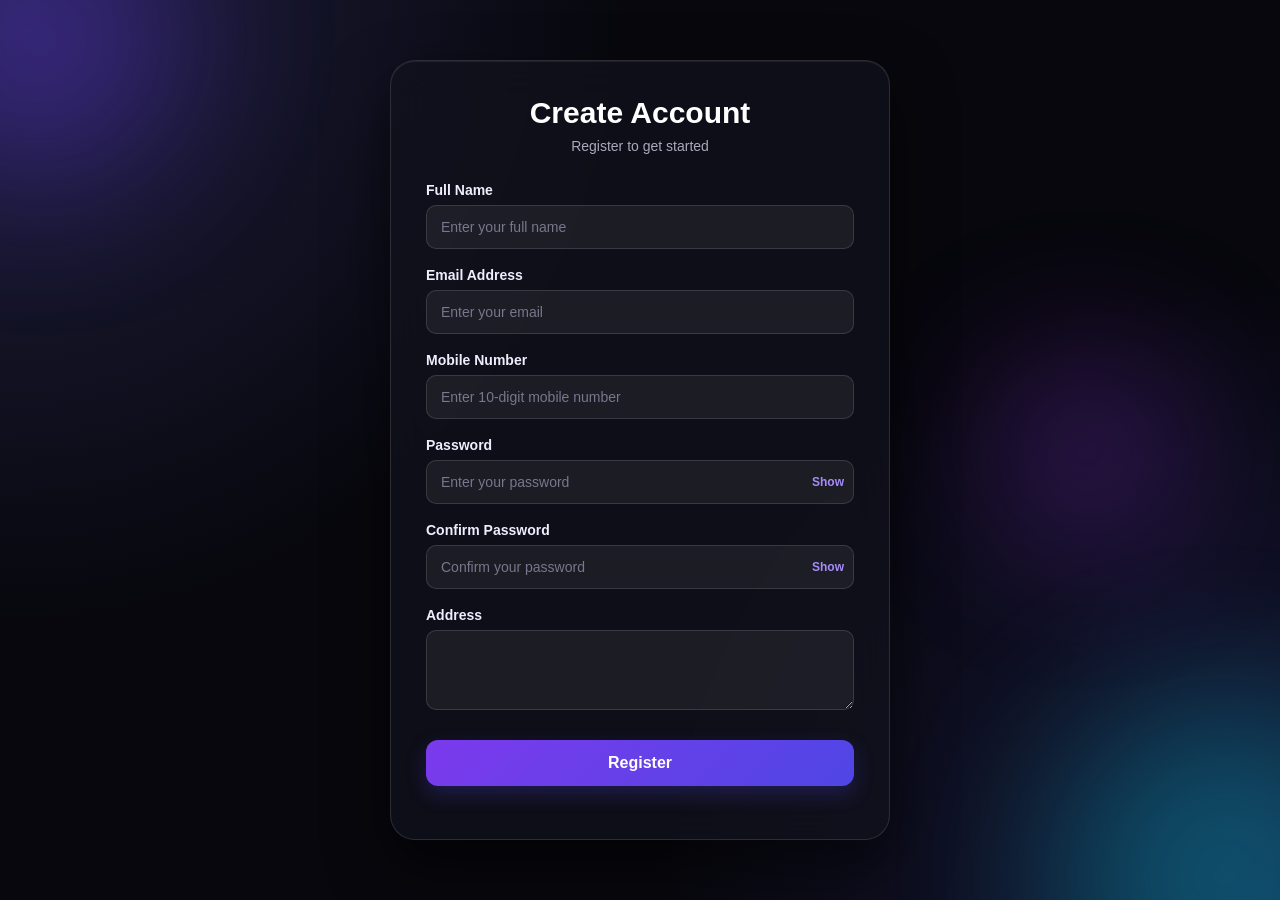
<file: Login-Form/index.html>
<!doctype html>
<html lang="en">
  <head>
    <meta charset="UTF-8" />
    <meta name="viewport" content="width=device-width, initial-scale=1.0" />

    <title>Registration Form</title>

    <link rel="stylesheet" href="style.css" />
  </head>

  <body>

    <!-- Background Decorative Circles -->
    <div class="circle circle-one"></div>
    <div class="circle circle-two"></div>
    <div class="circle circle-three"></div>

    <!-- Registration Container -->
    <div class="registration-container">

      <div class="registration-card">

        <h1>Create Account</h1>

        <p class="subtitle">Register to get started</p>

        <form id="registrationForm" novalidate>

          <!-- Full Name -->
          <div class="form-group">

            <label for="fullName">
              Full Name
            </label>

            <input
              type="text"
              id="fullName"
              name="fullName"
              placeholder="Enter your full name"
              autocomplete="name"
            />

            <small
              id="nameError"
              class="error-message">
            </small>

          </div>


          <!-- Email -->
          <div class="form-group">

            <label for="email">
              Email Address
            </label>

            <input
              type="email"
              id="email"
              name="email"
              placeholder="Enter your email"
              autocomplete="email"
            />

            <small
              id="emailError"
              class="error-message">
            </small>

          </div>


          <!-- Mobile Number -->
          <div class="form-group">

            <label for="mobile">
              Mobile Number
            </label>

            <input
              type="tel"
              id="mobile"
              name="mobile"
              placeholder="Enter 10-digit mobile number"
              maxlength="10"
              inputmode="numeric"
              autocomplete="tel"
            />

            <small
              id="mobileError"
              class="error-message">
            </small>

          </div>


          <!-- Password -->
          <div class="form-group">

            <label for="password">
              Password
            </label>

            <div class="password-wrapper">

              <input
                type="password"
                id="password"
                name="password"
                placeholder="Enter your password"
                autocomplete="new-password"
              />

              <button
                type="button"
                class="toggle-password"
                id="togglePassword"
                aria-label="Show password">
                Show
              </button>

            </div>

            <small
              id="passwordError"
              class="error-message">
            </small>

          </div>


          <!-- Confirm Password -->
          <div class="form-group">

            <label for="confirmPassword">
              Confirm Password
            </label>

            <div class="password-wrapper">

              <input
                type="password"
                id="confirmPassword"
                name="confirmPassword"
                placeholder="Confirm your password"
                autocomplete="new-password"
              />

              <button
                type="button"
                class="toggle-password"
                id="toggleConfirmPassword"
                aria-label="Show confirm password">
                Show
              </button>

            </div>

            <small
              id="confirmPasswordError"
              class="error-message">
            </small>

          </div>


          <!-- Address -->
          <div class="form-group">

            <label for="address">
              Address
            </label>

            <textarea
              id="address"
              name="address"
              rows="3"
              placeholder="Enter your address">
            </textarea>

            <small
              id="addressError"
              class="error-message">
            </small>

          </div>


          <!-- Submit Button -->
          <button
            type="submit"
            class="register-btn">
            Register
          </button>


          <!-- Success Message -->
          <p
            id="successMessage"
            class="success-message"
            role="status"
            aria-live="polite">
          </p>

        </form>

      </div>

    </div>


    <!-- Toast Container -->
    <div
      id="toastContainer"
      class="toast-container">
    </div>


    <script src="script.js"></script>

  </body>
</html>
</file>
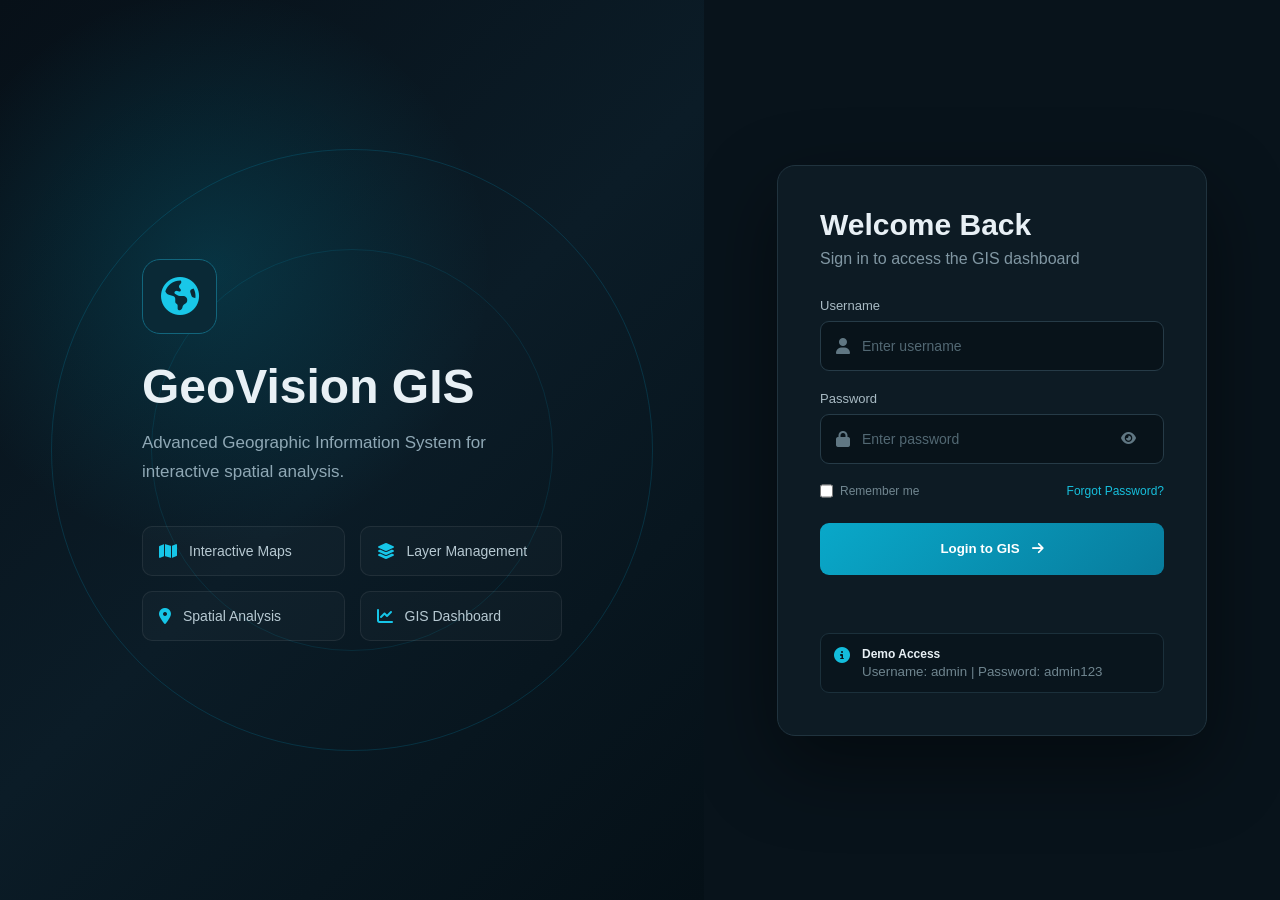
<file: login.html>
<!doctype html>
<html lang="en">
  <head>
    <meta charset="UTF-8" />

    <meta name="viewport" content="width=device-width, initial-scale=1.0" />

    <title>GeoVision GIS - Login</title>

    <link
      rel="stylesheet"
      href="https://cdnjs.cloudflare.com/ajax/libs/font-awesome/6.5.2/css/all.min.css"
    />

    <link rel="stylesheet" href="css/login.css" />
  </head>

  <body>
    <div class="login-container">
      <!-- Left GIS Branding -->
      <div class="login-brand">
        <div class="brand-content">
          <div class="brand-icon">
            <i class="fa-solid fa-earth-americas"></i>
          </div>

          <h1>GeoVision GIS</h1>

          <p>
            Advanced Geographic Information System for interactive spatial
            analysis.
          </p>

          <div class="gis-features">
            <div>
              <i class="fa-solid fa-map"></i>
              <span>Interactive Maps</span>
            </div>

            <div>
              <i class="fa-solid fa-layer-group"></i>
              <span>Layer Management</span>
            </div>

            <div>
              <i class="fa-solid fa-location-dot"></i>
              <span>Spatial Analysis</span>
            </div>

            <div>
              <i class="fa-solid fa-chart-line"></i>
              <span>GIS Dashboard</span>
            </div>
          </div>
        </div>
      </div>

      <!-- Login Card -->
      <div class="login-section">
        <div class="login-card">
          <div class="mobile-logo">
            <i class="fa-solid fa-earth-americas"></i>
            <span>GeoVision GIS</span>
          </div>

          <h2>Welcome Back</h2>

          <p class="login-subtitle">Sign in to access the GIS dashboard</p>

          <form id="loginForm">
            <div class="input-group">
              <label for="username">Username</label>

              <div class="input-box">
                <i class="fa-solid fa-user"></i>

                <input
                  type="text"
                  id="username"
                  name="username"
                  placeholder="Enter username"
                  minlength="3"
                  maxlength="30"
                  autocomplete="username"
                  required
                />
              </div>
            </div>

            <div class="input-group">
              <label for="password">Password</label>

              <div class="input-box">
                <i class="fa-solid fa-lock"></i>

                <input
                  type="password"
                  id="password"
                  name="password"
                  placeholder="Enter password"
                  minlength="8"
                  maxlength="30"
                  autocomplete="current-password"
                  required
                />

                <button
                  type="button"
                  id="togglePassword"
                  class="password-toggle"
                  aria-label="Show or hide password"
                >
                  <i class="fa-solid fa-eye"></i>
                </button>
              </div>
            </div>

            <div class="login-options">
              <label class="remember">
                <input type="checkbox" />
                <span>Remember me</span>
              </label>

              <a href="#">Forgot Password?</a>
            </div>

            <button type="submit" class="login-button">
              <span>Login to GIS</span>
              <i class="fa-solid fa-arrow-right"></i>
            </button>

            <div id="loginMessage" class="login-message"></div>
          </form>

          <div class="demo-info">
            <i class="fa-solid fa-circle-info"></i>

            <div>
              <strong>Demo Access</strong>

              <small> Username: admin | Password: admin123 </small>
            </div>
          </div>
        </div>
      </div>
    </div>
    

    <script src="js/login.js"></script>
  </body>
</html>
</file>
<file: Login-Form/style.css>
/* =========================================
   GLOBAL RESET
========================================= */

* {
  margin: 0;
  padding: 0;
  box-sizing: border-box;
}

/* =========================================
   BODY - DARK THEME
========================================= */

body {
  min-height: 100vh;

  display: flex;

  justify-content: center;

  align-items: center;

  padding: 30px 15px;

  font-family: Arial, sans-serif;

  background:
    radial-gradient(circle at top left, #202040, transparent 40%),
    radial-gradient(circle at bottom right, #18183a, transparent 40%), #07070d;

  position: relative;

  overflow-x: hidden;
}

/* =========================================
   DECORATIVE BACKGROUND CIRCLES
========================================= */

.circle {
  position: fixed;

  border-radius: 50%;

  filter: blur(80px);

  opacity: 0.35;

  z-index: 0;
}

/* Circle One */

.circle-one {
  width: 280px;

  height: 280px;

  background: #6c3cff;

  top: -100px;

  left: -100px;
}

/* Circle Two */

.circle-two {
  width: 350px;

  height: 350px;

  background: #00bcd4;

  bottom: -150px;

  right: -120px;
}

/* Circle Three */

.circle-three {
  width: 180px;

  height: 180px;

  background: #9333ea;

  top: 40%;

  right: 8%;
}

/* =========================================
   REGISTRATION CONTAINER
========================================= */

.registration-container {
  width: 100%;

  max-width: 500px;

  position: relative;

  z-index: 1;
}

/* =========================================
   GLASSMORPHISM CARD
========================================= */

.registration-card {
  width: 100%;

  padding: 35px;

  border-radius: 25px;

  background: rgba(18, 18, 30, 0.72);

  border: 1px solid rgba(255, 255, 255, 0.12);

  backdrop-filter: blur(20px);

  -webkit-backdrop-filter: blur(20px);

  box-shadow:
    0 25px 60px rgba(0, 0, 0, 0.55),
    inset 0 1px 1px rgba(255, 255, 255, 0.08);
}

/* =========================================
   HEADING
========================================= */

.registration-card h1 {
  text-align: center;

  color: #ffffff;

  font-size: 30px;

  margin-bottom: 8px;
}

/* Subtitle */

.subtitle {
  text-align: center;

  color: #a9a9bd;

  font-size: 14px;

  margin-bottom: 28px;
}

/* =========================================
   FORM GROUP
========================================= */

.form-group {
  margin-bottom: 18px;
}

/* Labels */

.form-group label {
  display: block;

  color: #eeeeff;

  font-size: 14px;

  font-weight: bold;

  margin-bottom: 7px;
}

/* =========================================
   INPUTS AND TEXTAREA
========================================= */

.form-group input,
.form-group textarea {
  width: 100%;

  padding: 13px 14px;

  border-radius: 10px;

  border: 1px solid rgba(255, 255, 255, 0.13);

  background: rgba(255, 255, 255, 0.06);

  color: #ffffff;

  font-size: 14px;

  outline: none;

  transition: 0.3s;
}

/* Placeholder */

.form-group input::placeholder,
.form-group textarea::placeholder {
  color: #77778d;
}

/* Focus */

.form-group input:focus,
.form-group textarea:focus {
  border-color: #8b5cf6;

  background: rgba(139, 92, 246, 0.08);

  box-shadow: 0 0 0 3px rgba(139, 92, 246, 0.12);
}

/* Textarea */

.form-group textarea {
  resize: vertical;

  min-height: 80px;
}

/* =========================================
   PASSWORD WRAPPER
========================================= */

.password-wrapper {
  position: relative;

  display: flex;

  align-items: center;
}

/* Password input */

.password-wrapper input {
  padding-right: 65px;
}

/* Show / Hide Button */

.toggle-password {
  position: absolute;

  right: 10px;

  border: none;

  background: transparent;

  color: #a78bfa;

  font-size: 12px;

  font-weight: bold;

  cursor: pointer;

  transition: 0.2s;
}

.toggle-password:hover {
  color: #ffffff;
}

/* =========================================
   ERROR MESSAGE
========================================= */

.error-message {
  display: block;

  color: #ff8f9c;

  font-size: 12px;

  margin-top: 5px;

  min-height: 0;
}

/* =========================================
   INVALID INPUT
========================================= */

.form-group input.invalid,
.form-group textarea.invalid {
  border-color: #ff4d6d;

  background: rgba(255, 0, 70, 0.08);

  box-shadow: 0 0 0 2px rgba(255, 77, 109, 0.08);
}

/* =========================================
   VALID INPUT
========================================= */

.form-group input.valid,
.form-group textarea.valid {
  border-color: #22c55e;

  box-shadow: 0 0 0 2px rgba(34, 197, 94, 0.08);
}

/* =========================================
   REGISTER BUTTON
========================================= */

.register-btn {
  width: 100%;

  padding: 14px;

  margin-top: 8px;

  border: none;

  border-radius: 12px;

  background: linear-gradient(135deg, #7c3aed, #4f46e5);

  color: white;

  font-size: 16px;

  font-weight: bold;

  cursor: pointer;

  transition: 0.3s;

  box-shadow: 0 8px 20px rgba(79, 70, 229, 0.25);
}

/* Hover */

.register-btn:hover {
  transform: translateY(-2px);

  box-shadow: 0 12px 25px rgba(79, 70, 229, 0.4);
}

/* Active */

.register-btn:active {
  transform: translateY(0);
}

/* =========================================
   SUCCESS MESSAGE
========================================= */

.success-message {
  text-align: center;

  color: #4ade80;

  font-size: 14px;

  font-weight: bold;

  margin-top: 18px;
}

/* =========================================
   TOAST CONTAINER
========================================= */

.toast-container {
  position: fixed;

  top: 25px;

  right: 25px;

  z-index: 9999;

  display: flex;

  flex-direction: column;

  gap: 12px;
}

/* =========================================
   TOAST
========================================= */

.toast {
  min-width: 280px;

  max-width: 360px;

  padding: 14px 18px;

  border-radius: 12px;

  background: rgba(25, 25, 38, 0.95);

  border: 1px solid rgba(255, 255, 255, 0.12);

  backdrop-filter: blur(15px);

  -webkit-backdrop-filter: blur(15px);

  color: #ffffff;

  font-size: 13px;

  box-shadow: 0 10px 30px rgba(0, 0, 0, 0.45);

  display: flex;

  align-items: center;

  gap: 10px;

  animation:
    toastSlideIn 0.3s ease,
    toastFadeOut 0.4s ease 3.6s forwards;
}

/* Error Toast */

.toast.error {
  border-left: 4px solid #ff4d6d;
}

/* Success Toast */

.toast.success {
  border-left: 4px solid #22c55e;
}

/* Toast icon */

.toast-icon {
  font-size: 18px;

  font-weight: bold;
}

/* =========================================
   TOAST ANIMATION
========================================= */

@keyframes toastSlideIn {
  from {
    opacity: 0;

    transform: translateX(100px);
  }

  to {
    opacity: 1;

    transform: translateX(0);
  }
}

@keyframes toastFadeOut {
  from {
    opacity: 1;

    transform: translateX(0);
  }

  to {
    opacity: 0;

    transform: translateX(100px);
  }
}

/* =========================================
   RESPONSIVE DESIGN
========================================= */

@media (max-width: 600px) {
  body {
    padding: 20px 12px;
  }

  .registration-card {
    padding: 25px 20px;

    border-radius: 20px;
  }

  .registration-card h1 {
    font-size: 25px;
  }

  .toast-container {
    top: 15px;

    right: 15px;

    left: 15px;
  }

  .toast {
    min-width: auto;

    width: 100%;
  }
}
</file>
<file: css/login.css>
* {
  margin: 0;
  padding: 0;
  box-sizing: border-box;
}

body {
  font-family: "Segoe UI", Arial, sans-serif;
  background: #071018;
  color: #e8f0f5;
}

.login-container {
  min-height: 100vh;
  display: flex;
}

/* =========================
   LEFT BRANDING
========================= */

.login-brand {
  width: 55%;
  position: relative;

  background:
    radial-gradient(
      circle at 30% 30%,
      rgba(0, 180, 216, 0.18),
      transparent 35%
    ),
    linear-gradient(135deg, #071018, #0b1c27, #051017);

  display: flex;
  align-items: center;
  justify-content: center;

  overflow: hidden;
}

.login-brand::before {
  content: "";

  position: absolute;

  width: 600px;
  height: 600px;

  border: 1px solid rgba(0, 200, 255, 0.15);

  border-radius: 50%;
}

.login-brand::after {
  content: "";

  position: absolute;

  width: 400px;
  height: 400px;

  border: 1px solid rgba(0, 200, 255, 0.1);

  border-radius: 50%;
}

.brand-content {
  position: relative;
  z-index: 2;

  max-width: 500px;
  padding: 40px;
}

.brand-icon {
  width: 75px;
  height: 75px;

  border-radius: 18px;

  background: #0a2936;

  border: 1px solid #12657c;

  display: flex;
  align-items: center;
  justify-content: center;

  margin-bottom: 25px;
}

.brand-icon i {
  font-size: 38px;
  color: #19c7e8;
}

.brand-content h1 {
  font-size: 48px;
  margin-bottom: 15px;
}

.brand-content p {
  color: #8fa8b5;
  font-size: 17px;
  line-height: 1.7;
}

.gis-features {
  margin-top: 40px;

  display: grid;
  grid-template-columns: 1fr 1fr;

  gap: 15px;
}

.gis-features div {
  padding: 16px;

  background: rgba(255, 255, 255, 0.025);

  border: 1px solid rgba(255, 255, 255, 0.07);

  border-radius: 10px;

  display: flex;
  align-items: center;

  gap: 12px;
}

.gis-features i {
  color: #16c6e8;
}

.gis-features span {
  color: #b7c9d2;
  font-size: 14px;
}

/* =========================
   LOGIN
========================= */

.login-section {
  width: 45%;

  display: flex;
  align-items: center;
  justify-content: center;

  background: #08131b;
}

.login-card {
  width: 430px;
  padding: 42px;

  background: #0d1b24;

  border: 1px solid #20333e;

  border-radius: 18px;

  box-shadow: 0 30px 80px rgba(0, 0, 0, 0.45);
}
.login-card:hover {
  scale: 1.01;
  transition: 0.3s;
}

.mobile-logo {
  display: none;
}

.login-card h2 {
  font-size: 30px;
  margin-bottom: 8px;
}

.login-subtitle {
  color: #8197a3;
  margin-bottom: 30px;
}

/* INPUT */

.input-group {
  margin-bottom: 20px;
}

.input-group label {
  display: block;

  margin-bottom: 8px;

  color: #a9bbc4;

  font-size: 13px;
}

.input-box {
  display: flex;
  align-items: center;

  background: #08131a;

  border: 1px solid #263b47;

  border-radius: 9px;

  height: 50px;

  padding: 0 15px;
}

.input-box:focus-within {
  border-color: #14bddd;

  box-shadow: 0 0 0 3px rgba(20, 189, 221, 0.08);
}

.input-box i {
  color: #607783;

  margin-right: 12px;
}

.input-box input {
  flex: 1;

  border: none;
  outline: none;

  background: transparent;

  color: white;

  font-size: 14px;
}

.input-box input::placeholder {
  color: #526873;
}

.password-toggle {
  background: none;

  border: none;

  color: #718892;

  cursor: pointer;
}

/* OPTIONS */

.login-options {
  display: flex;
  justify-content: space-between;

  font-size: 12px;

  margin-bottom: 25px;
}

.login-options a {
  color: #17bfdc;

  text-decoration: none;
}

.remember {
  color: #718690;

  display: flex;

  gap: 7px;
}

/* BUTTON */

.login-button {
  width: 100%;

  height: 52px;

  border: none;

  border-radius: 9px;

  background: linear-gradient(135deg, #09a8c9, #087c9d);

  color: white;

  font-weight: 600;

  cursor: pointer;

  display: flex;

  justify-content: center;

  align-items: center;

  gap: 12px;

  transition: 0.2s;
}

.login-button:hover {
  transform: translateY(-1px);

  box-shadow: 0 8px 25px rgba(0, 180, 220, 0.25);
}

.login-message {
  text-align: center;

  margin-top: 15px;

  font-size: 13px;

  min-height: 18px;
}

/* DEMO */

.demo-info {
  margin-top: 25px;

  padding: 13px;

  background: #09151d;

  border: 1px solid #1b303b;

  border-radius: 9px;

  display: flex;

  gap: 12px;
}

.demo-info > i {
  color: #13bddc;
}

.demo-info strong {
  display: block;

  font-size: 12px;
}

.demo-info small {
  display: block;

  color: #6f858f;

  margin-top: 3px;
}

/* MOBILE */

@media (max-width: 850px) {
  .login-brand {
    display: none;
  }

  .login-section {
    width: 100%;
  }

  .login-card {
    width: calc(100% - 35px);
    max-width: 430px;
  }

  .mobile-logo {
    display: flex;

    align-items: center;

    gap: 10px;

    margin-bottom: 30px;

    color: #16c6e8;

    font-weight: 600;
  }
}
/* =====================================================
   LOGIN VALIDATION STYLES
===================================================== */

.input-box input {
  transition:
    border-color 0.25s ease,
    box-shadow 0.25s ease;
}

/* Valid input */
.input-box input.valid-input {
  border-color: #36d399;
  box-shadow: 0 0 0 2px rgba(54, 211, 153, 0.12);
}

/* Invalid input */
.input-box input.invalid-input {
  border-color: #ff647c;
  box-shadow: 0 0 0 2px rgba(255, 100, 124, 0.12);
}

/* Validation message */
.login-message {
  min-height: 18px;
  margin-top: 15px;
  text-align: center;
  font-size: 13px;
  line-height: 1.5;
}
</file>
